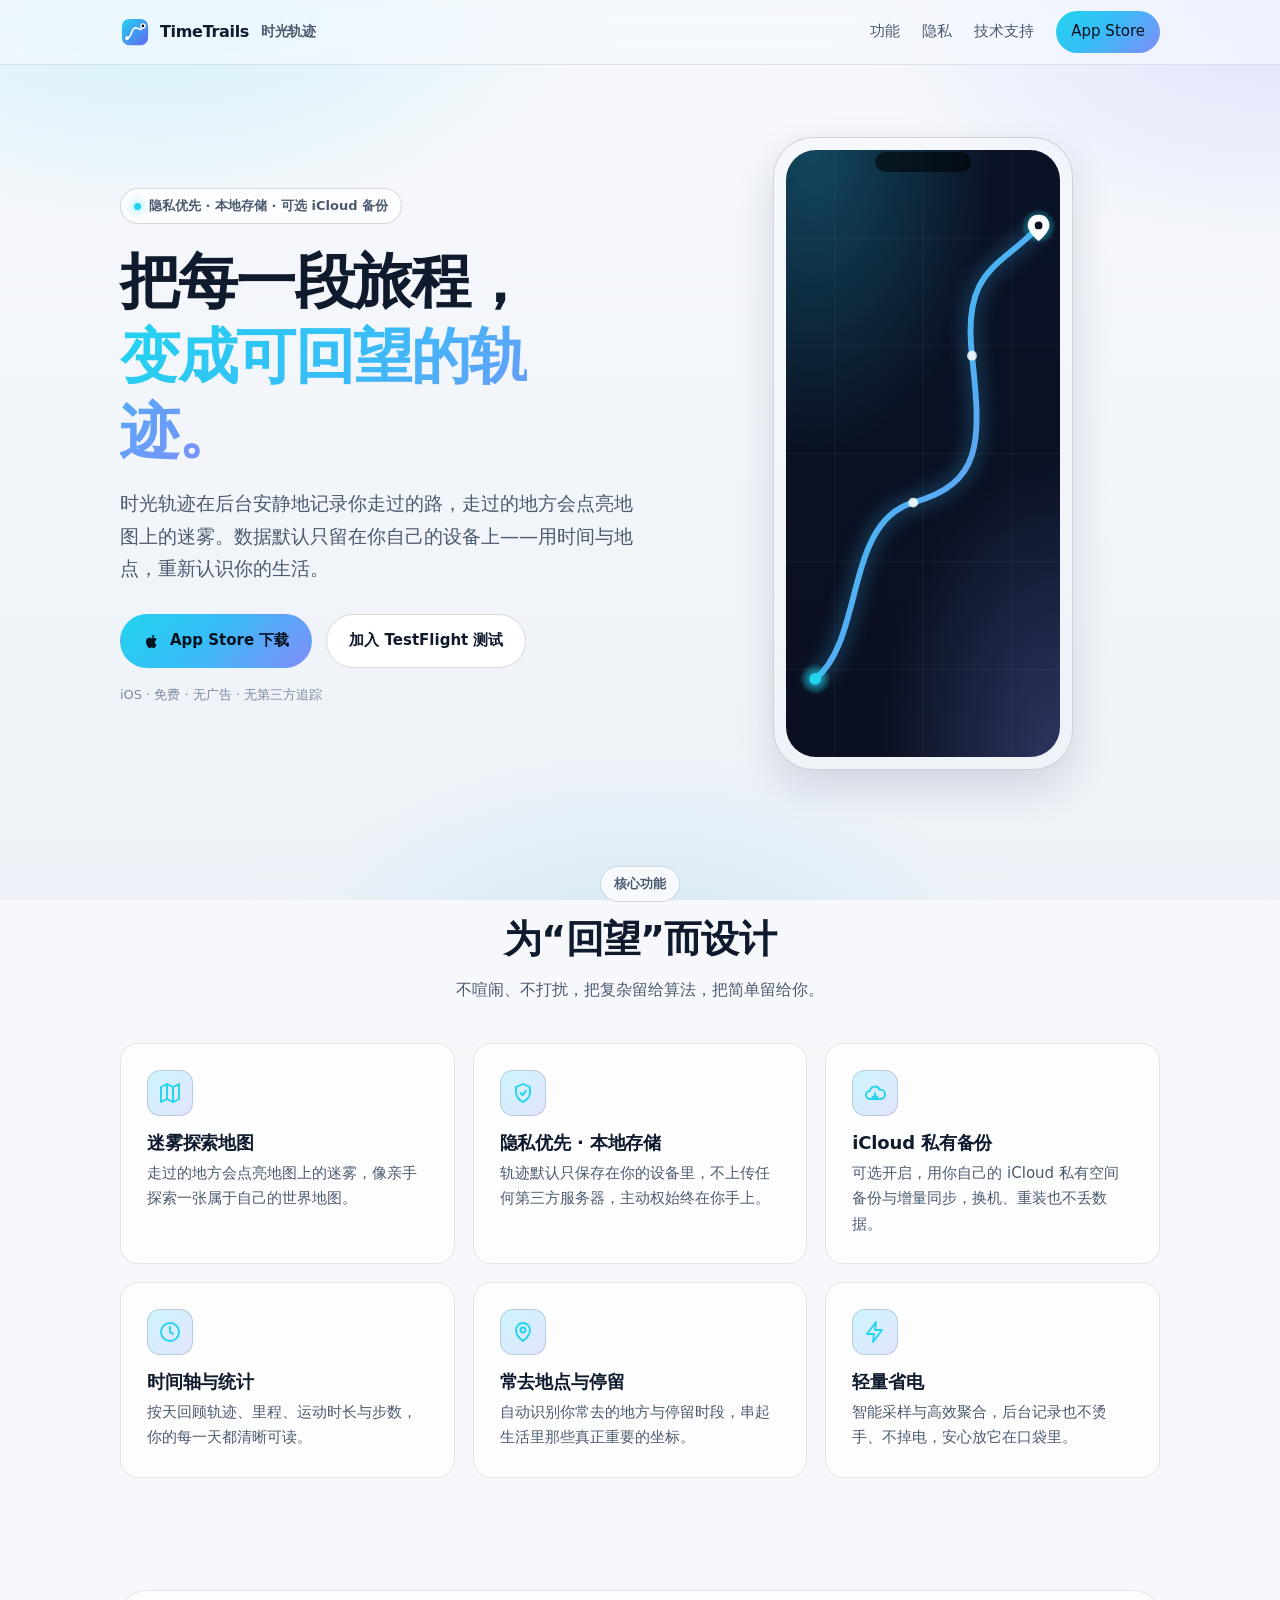
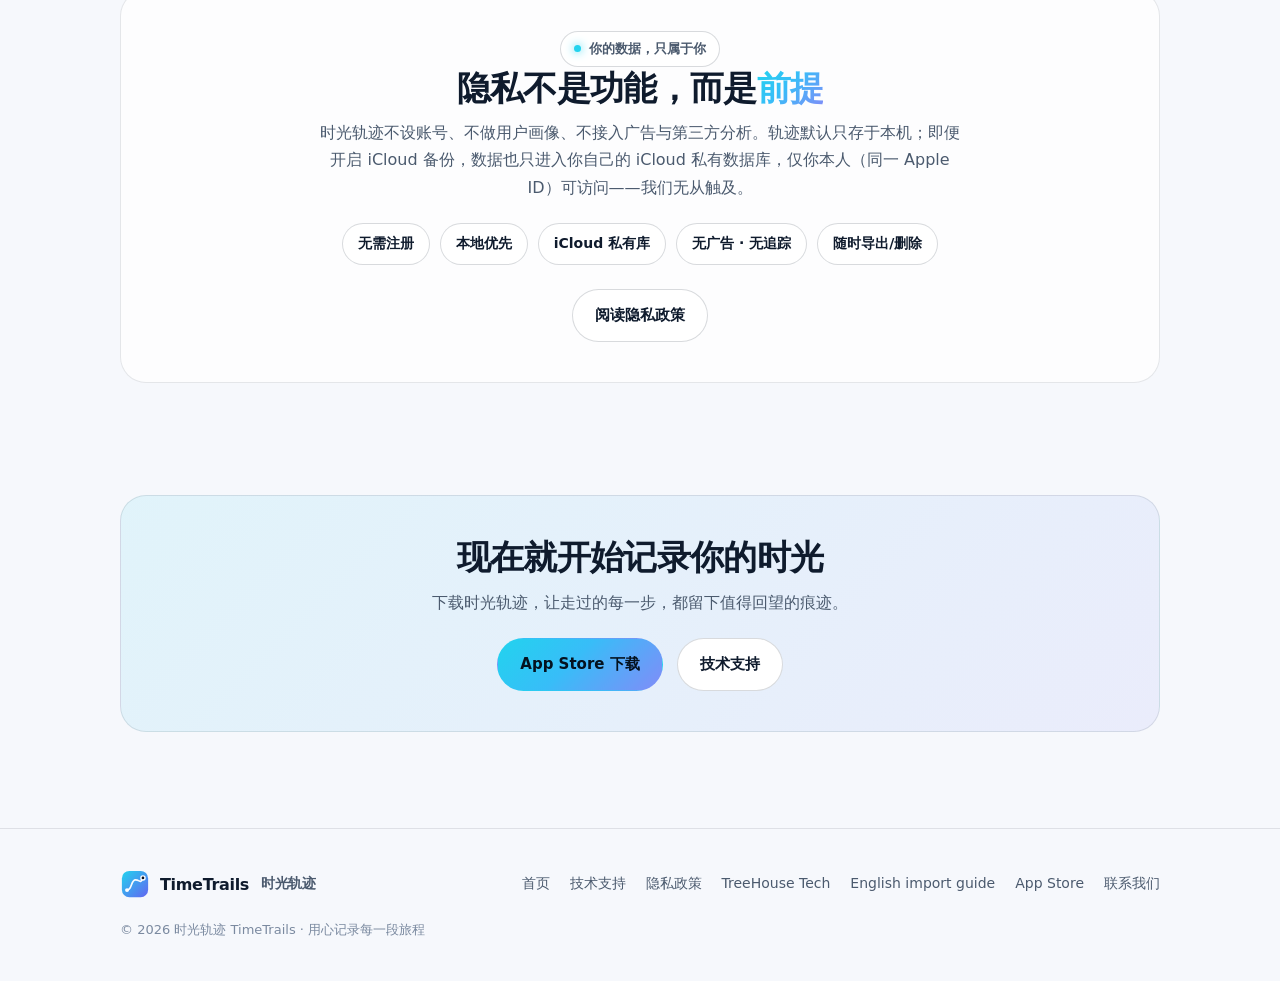
<file: index.html>
<!doctype html>
<html lang="zh-Hans">
<head>
<meta charset="utf-8" />
<meta name="viewport" content="width=device-width, initial-scale=1" />
<title>时光轨迹 TimeTrails — 把每一段旅程，变成可回望的轨迹</title>
<meta name="description" content="时光轨迹（TimeTrails）是一款隐私优先的 iOS 轨迹记录应用：数据默认只存在你的设备，走过的地方点亮迷雾，按天回看里程、停留与常去地点，并可用你自己的 iCloud 私有空间备份与换机恢复。" />
<meta name="theme-color" content="#0ea5e9" />
<meta name="robots" content="index,follow" />
<meta property="og:type" content="website" />
<meta property="og:title" content="时光轨迹 TimeTrails" />
<meta property="og:description" content="隐私优先的 iOS 轨迹记录：本地存储、迷雾探索地图、时间轴回顾，iCloud 私有备份。" />
<meta property="og:url" content="https://timetrails.sxxw.site/" />
<link rel="icon" href="/assets/logo.svg" type="image/svg+xml" />
<link rel="canonical" href="https://timetrails.sxxw.site/" />
<link rel="stylesheet" href="/assets/site.css" />
<script type="application/ld+json">
{"@context":"https://schema.org","@type":"SoftwareApplication","name":"时光轨迹 TimeTrails","operatingSystem":"iOS","applicationCategory":"LifestyleApplication","offers":{"@type":"Offer","price":"0","priceCurrency":"CNY"},"url":"https://timetrails.sxxw.site/"}
</script>
</head>
<body>

<nav class="nav">
  <div class="container">
    <a class="brand" href="/">
      <img src="/assets/logo.svg" alt="" /><span>TimeTrails</span><span class="zh">时光轨迹</span>
    </a>
    <div class="nav-links">
      <a href="#features">功能</a>
      <a href="#privacy">隐私</a>
      <a href="/support/">技术支持</a>
      <a class="nav-cta" href="https://apps.apple.com/app/id6752662508" target="_blank" rel="noopener">App Store</a>
    </div>
  </div>
</nav>

<header class="hero">
  <div class="container hero-grid">
    <div>
      <span class="eyebrow"><span class="dot"></span>隐私优先 · 本地存储 · 可选 iCloud 备份</span>
      <h1>把每一段旅程，<br /><span class="gradient-text">变成可回望的轨迹。</span></h1>
      <p class="lead">时光轨迹在后台安静地记录你走过的路，走过的地方会点亮地图上的迷雾。数据默认只留在你自己的设备上——用时间与地点，重新认识你的生活。</p>
      <div class="cta">
        <a class="btn btn-primary" href="https://apps.apple.com/app/id6752662508" target="_blank" rel="noopener">
          <svg width="18" height="18" viewBox="0 0 24 24" fill="currentColor"><path d="M16.4 12.9c0-2.3 1.9-3.4 2-3.5-1.1-1.6-2.8-1.8-3.4-1.8-1.4-.1-2.8.9-3.5.9s-1.8-.9-3-.8c-1.5 0-2.9.9-3.7 2.3-1.6 2.7-.4 6.8 1.1 9 .7 1.1 1.6 2.3 2.7 2.3 1.1 0 1.5-.7 2.8-.7s1.6.7 2.8.7 1.9-1.1 2.6-2.1c.8-1.2 1.2-2.3 1.2-2.4-.1 0-2.3-.9-2.3-3.6zM14.2 6.3c.6-.7 1-1.7.9-2.7-.9 0-1.9.6-2.5 1.3-.5.6-1 1.6-.9 2.6 1 .1 1.9-.5 2.5-1.2z"/></svg>
          App Store 下载
        </a>
        <a class="btn btn-ghost" href="https://testflight.apple.com/join/kParnzBb" target="_blank" rel="noopener">加入 TestFlight 测试</a>
      </div>
      <p class="note">iOS · 免费 · 无广告 · 无第三方追踪</p>
    </div>

    <div class="device" aria-hidden="true">
      <div class="notch"></div>
      <div class="screen">
        <svg viewBox="0 0 300 620" preserveAspectRatio="xMidYMid slice">
          <defs>
            <linearGradient id="trail" x1="0" y1="0" x2="1" y2="1">
              <stop offset="0" stop-color="#22d3ee"/><stop offset="1" stop-color="#818cf8"/>
            </linearGradient>
            <radialGradient id="glow" cx="50%" cy="50%" r="50%">
              <stop offset="0" stop-color="#22d3ee" stop-opacity=".9"/><stop offset="1" stop-color="#22d3ee" stop-opacity="0"/>
            </radialGradient>
          </defs>
          <g stroke="rgba(255,255,255,.06)" stroke-width="1">
            <path d="M0 90 H300 M0 200 H300 M0 310 H300 M0 420 H300 M0 530 H300"/>
            <path d="M60 0 V620 M150 0 V620 M240 0 V620"/>
          </g>
          <path d="M40 540 C 90 500, 70 380, 140 360 S 210 300, 200 210 S 230 120, 268 78"
                fill="none" stroke="url(#trail)" stroke-width="6" stroke-linecap="round"
                style="filter:drop-shadow(0 0 10px rgba(56,189,248,.65))"/>
          <circle cx="40" cy="540" r="16" fill="url(#glow)"/><circle cx="40" cy="540" r="6" fill="#22d3ee"/>
          <circle cx="140" cy="360" r="5" fill="#fff" opacity=".85"/>
          <circle cx="200" cy="210" r="5" fill="#fff" opacity=".85"/>
          <g transform="translate(268 78)">
            <circle r="18" fill="url(#glow)"/>
            <path d="M0 -12 C 7 -12, 11 -7, 11 -1 C 11 6, 0 15, 0 15 C 0 15, -11 6, -11 -1 C -11 -7, -7 -12, 0 -12 Z" fill="#fff"/>
            <circle cy="-1" r="4" fill="#0a1020"/>
          </g>
        </svg>
      </div>
    </div>
  </div>
</header>

<main>
  <section class="section" id="features">
    <div class="container">
      <div class="section-head reveal">
        <span class="eyebrow">核心功能</span>
        <h2>为“回望”而设计</h2>
        <p>不喧闹、不打扰，把复杂留给算法，把简单留给你。</p>
      </div>
      <div class="features">
        <div class="feature reveal">
          <div class="icon"><svg viewBox="0 0 24 24"><path d="M3 6l6-3 6 3 6-3v15l-6 3-6-3-6 3z"/><path d="M9 3v15M15 6v15"/></svg></div>
          <h3>迷雾探索地图</h3>
          <p>走过的地方会点亮地图上的迷雾，像亲手探索一张属于自己的世界地图。</p>
        </div>
        <div class="feature reveal">
          <div class="icon"><svg viewBox="0 0 24 24"><path d="M12 3l7 3v5c0 4.5-3 8-7 10-4-2-7-5.5-7-10V6z"/><path d="M9.5 12l2 2 3.5-4"/></svg></div>
          <h3>隐私优先 · 本地存储</h3>
          <p>轨迹默认只保存在你的设备里，不上传任何第三方服务器，主动权始终在你手上。</p>
        </div>
        <div class="feature reveal">
          <div class="icon"><svg viewBox="0 0 24 24"><path d="M7 18a4 4 0 010-8 5 5 0 019.6-1.3A3.5 3.5 0 1118 18z"/><path d="M12 12v6M9.5 15.5L12 18l2.5-2.5"/></svg></div>
          <h3>iCloud 私有备份</h3>
          <p>可选开启，用你自己的 iCloud 私有空间备份与增量同步，换机、重装也不丢数据。</p>
        </div>
        <div class="feature reveal">
          <div class="icon"><svg viewBox="0 0 24 24"><circle cx="12" cy="12" r="9"/><path d="M12 7v5l3 2"/></svg></div>
          <h3>时间轴与统计</h3>
          <p>按天回顾轨迹、里程、运动时长与步数，你的每一天都清晰可读。</p>
        </div>
        <div class="feature reveal">
          <div class="icon"><svg viewBox="0 0 24 24"><path d="M12 21s7-5.4 7-11a7 7 0 10-14 0c0 5.6 7 11 7 11z"/><circle cx="12" cy="10" r="2.5"/></svg></div>
          <h3>常去地点与停留</h3>
          <p>自动识别你常去的地方与停留时段，串起生活里那些真正重要的坐标。</p>
        </div>
        <div class="feature reveal">
          <div class="icon"><svg viewBox="0 0 24 24"><path d="M13 2L4 14h7l-1 8 9-12h-7z"/></svg></div>
          <h3>轻量省电</h3>
          <p>智能采样与高效聚合，后台记录也不烫手、不掉电，安心放它在口袋里。</p>
        </div>
      </div>
    </div>
  </section>

  <section class="section" id="privacy">
    <div class="container">
      <div class="band reveal">
        <span class="eyebrow"><span class="dot"></span>你的数据，只属于你</span>
        <h2>隐私不是功能，而是<span class="gradient-text">前提</span></h2>
        <p>时光轨迹不设账号、不做用户画像、不接入广告与第三方分析。轨迹默认只存于本机；即便开启 iCloud 备份，数据也只进入你自己的 iCloud 私有数据库，仅你本人（同一 Apple ID）可访问——我们无从触及。</p>
        <div class="pills">
          <span class="pill">无需注册</span>
          <span class="pill">本地优先</span>
          <span class="pill">iCloud 私有库</span>
          <span class="pill">无广告 · 无追踪</span>
          <span class="pill">随时导出/删除</span>
        </div>
        <div style="margin-top:24px"><a class="btn btn-ghost" href="/privacy/">阅读隐私政策</a></div>
      </div>
    </div>
  </section>

  <section class="section">
    <div class="container">
      <div class="band reveal" style="background:linear-gradient(135deg, rgba(34,211,238,.10), rgba(129,140,248,.10))">
        <h2>现在就开始记录你的时光</h2>
        <p>下载时光轨迹，让走过的每一步，都留下值得回望的痕迹。</p>
        <div class="cta" style="justify-content:center; display:flex; gap:14px; flex-wrap:wrap; margin-top:22px">
          <a class="btn btn-primary" href="https://apps.apple.com/app/id6752662508" target="_blank" rel="noopener">App Store 下载</a>
          <a class="btn btn-ghost" href="/support/">技术支持</a>
        </div>
      </div>
    </div>
  </section>
</main>

<footer class="footer">
  <div class="container">
    <a class="brand" href="/"><img src="/assets/logo.svg" alt="" /><span>TimeTrails</span><span class="zh">时光轨迹</span></a>
    <div class="foot-links">
      <a href="/">首页</a>
      <a href="/support/">技术支持</a>
      <a href="/privacy/">隐私政策</a>
      <a href="https://sxxw.site/en/" hreflang="en" lang="en">TreeHouse Tech</a>
      <a href="https://sxxw.site/en/apps/timetrails/getting-started/" hreflang="en" lang="en">English import guide</a>
      <a href="https://apps.apple.com/app/id6752662508" target="_blank" rel="noopener">App Store</a>
      <a href="mailto:neverfall@foxmail.com">联系我们</a>
    </div>
    <div class="foot-note">© <span id="y"></span> 时光轨迹 TimeTrails · 用心记录每一段旅程</div>
  </div>
</footer>

<script>
  document.getElementById('y').textContent = new Date().getFullYear();
  (function(){
    var els = Array.prototype.slice.call(document.querySelectorAll('.reveal'));
    var showAll = function(){ els.forEach(function(e){ e.classList.add('in'); }); };
    if(!('IntersectionObserver' in window)){ showAll(); return; }
    var io = new IntersectionObserver(function(es){ es.forEach(function(e){ if(e.isIntersecting){ e.target.classList.add('in'); io.unobserve(e.target); } }); }, {threshold:.12});
    els.forEach(function(el){ io.observe(el); });
    setTimeout(showAll, 1800); // 兜底：无论如何 1.8s 后全部显示，避免动画未触发导致内容不可见
  })();
</script>
</body>
</html>
</file>
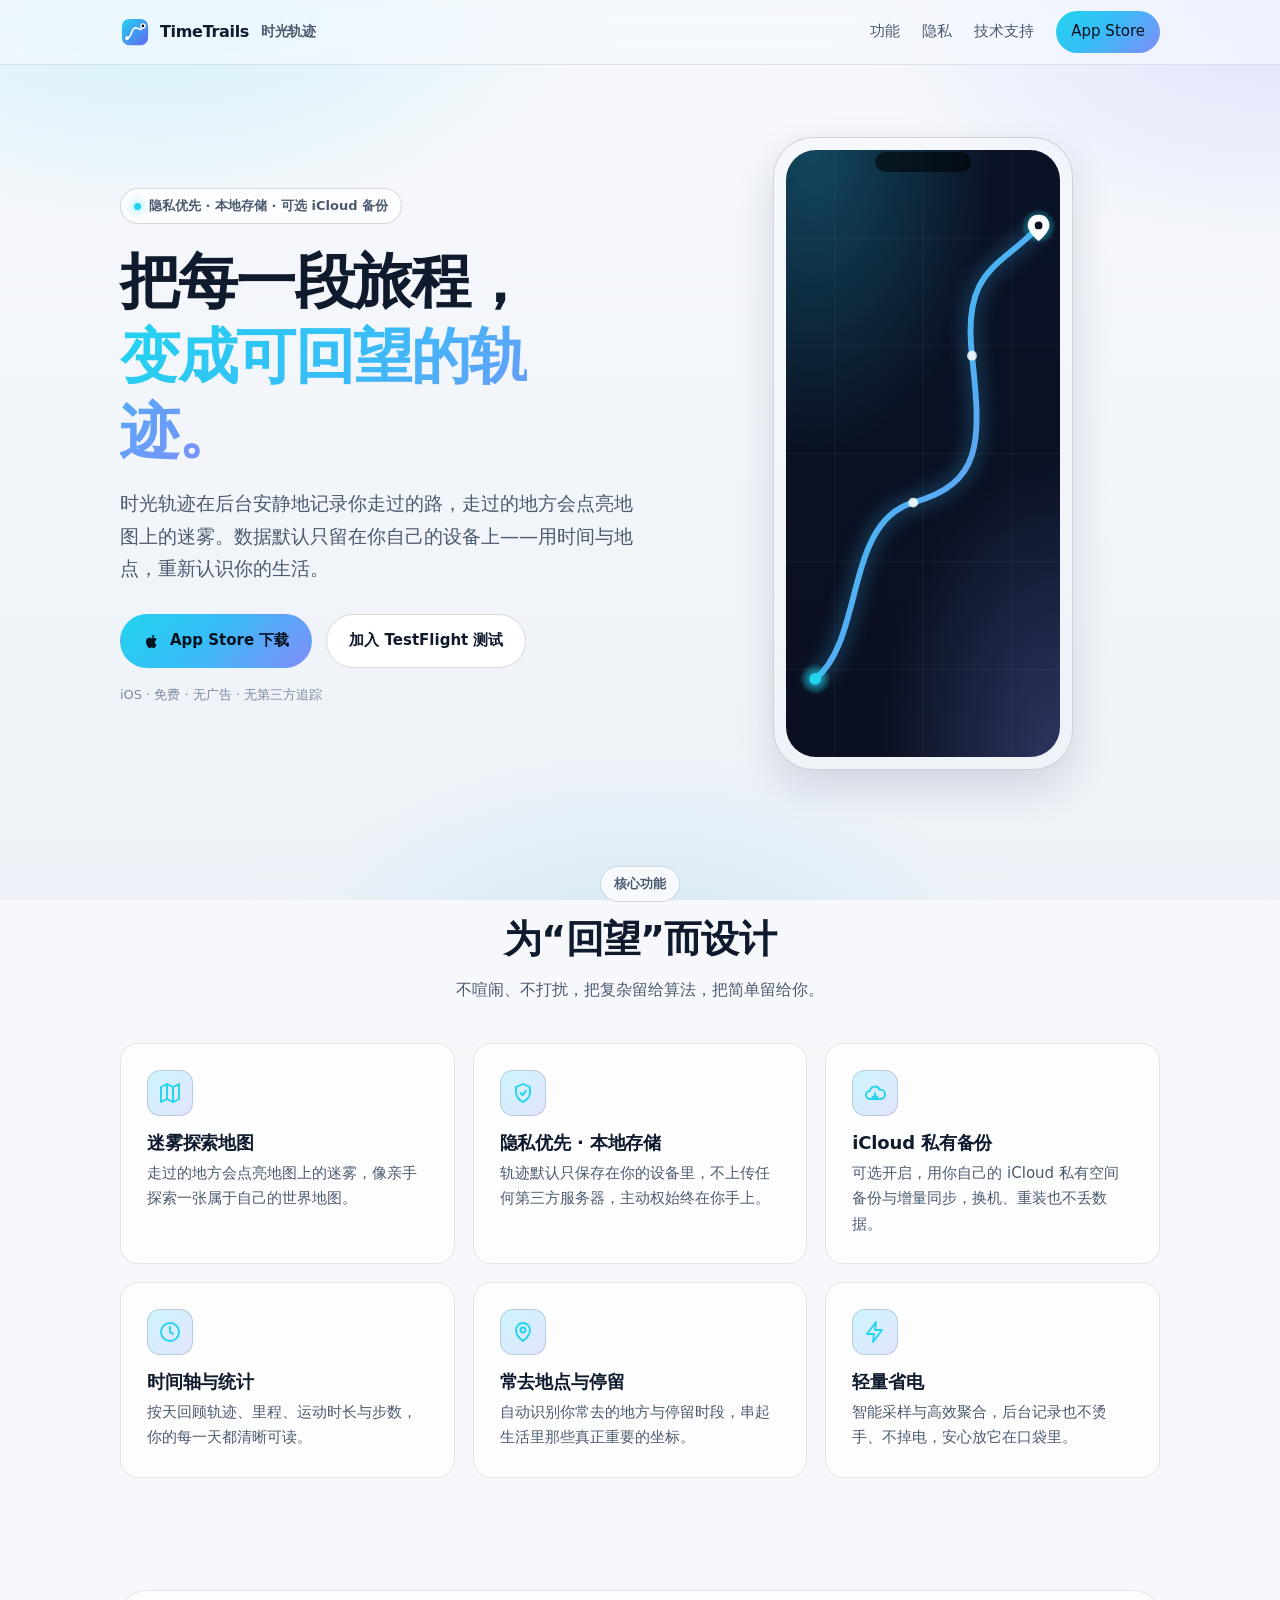
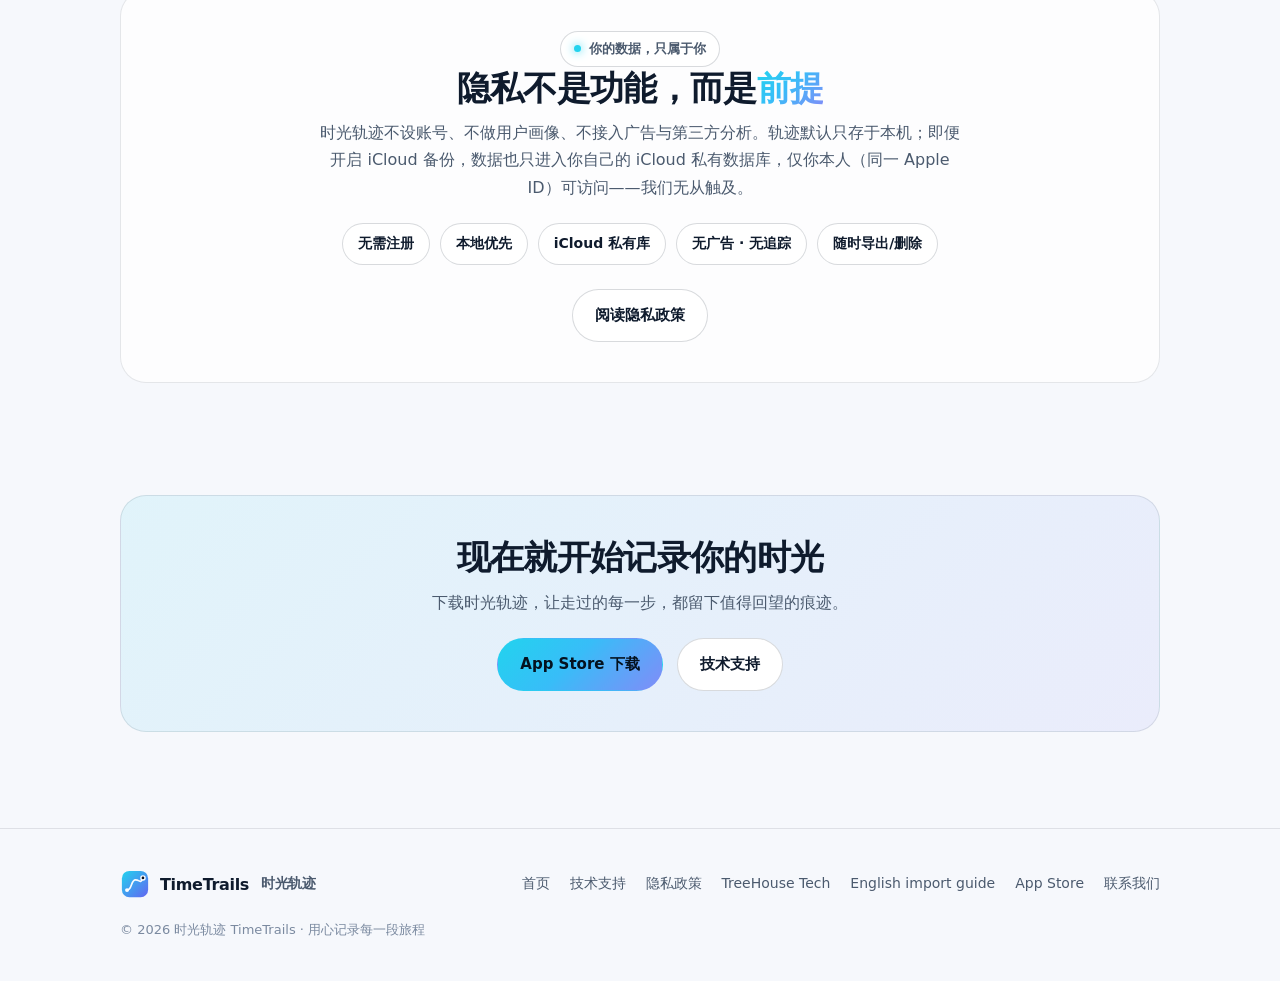
<file: marketing/index.html>
<!doctype html>
<html lang="zh-Hans">
<head>
<meta charset="utf-8" />
<meta name="viewport" content="width=device-width, initial-scale=1" />
<title>时光轨迹 TimeTrails</title>
<meta name="robots" content="noindex,follow" />
<link rel="canonical" href="https://timetrails.sxxw.site/" />
<meta http-equiv="refresh" content="0; url=/" />
<link rel="stylesheet" href="/assets/site.css" />
</head>
<body>
<main class="container" style="min-height:70vh; display:grid; place-items:center; text-align:center">
  <div>
    <p style="color:var(--muted)">正在前往时光轨迹主页……</p>
    <p><a class="btn btn-primary" href="/">前往首页</a></p>
  </div>
</main>
<script>location.replace('/');</script>
</body>
</html>
</file>
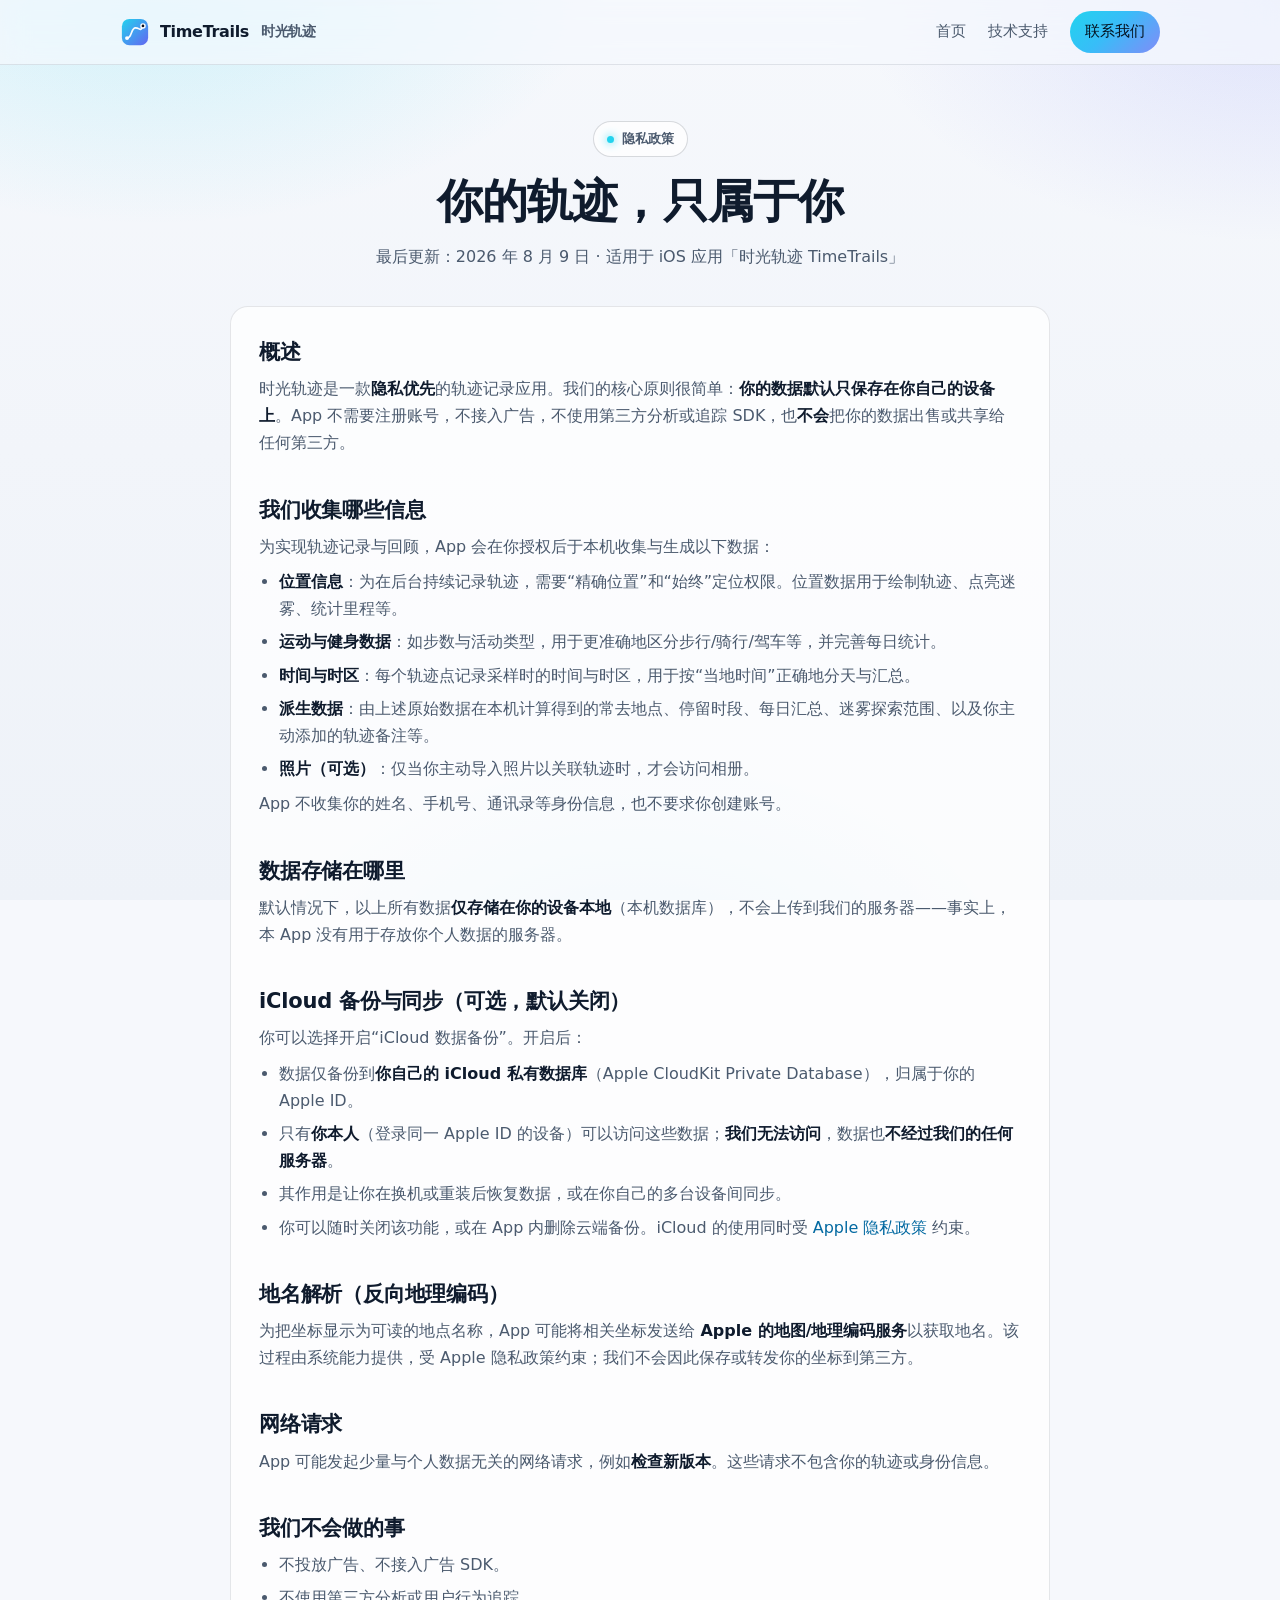
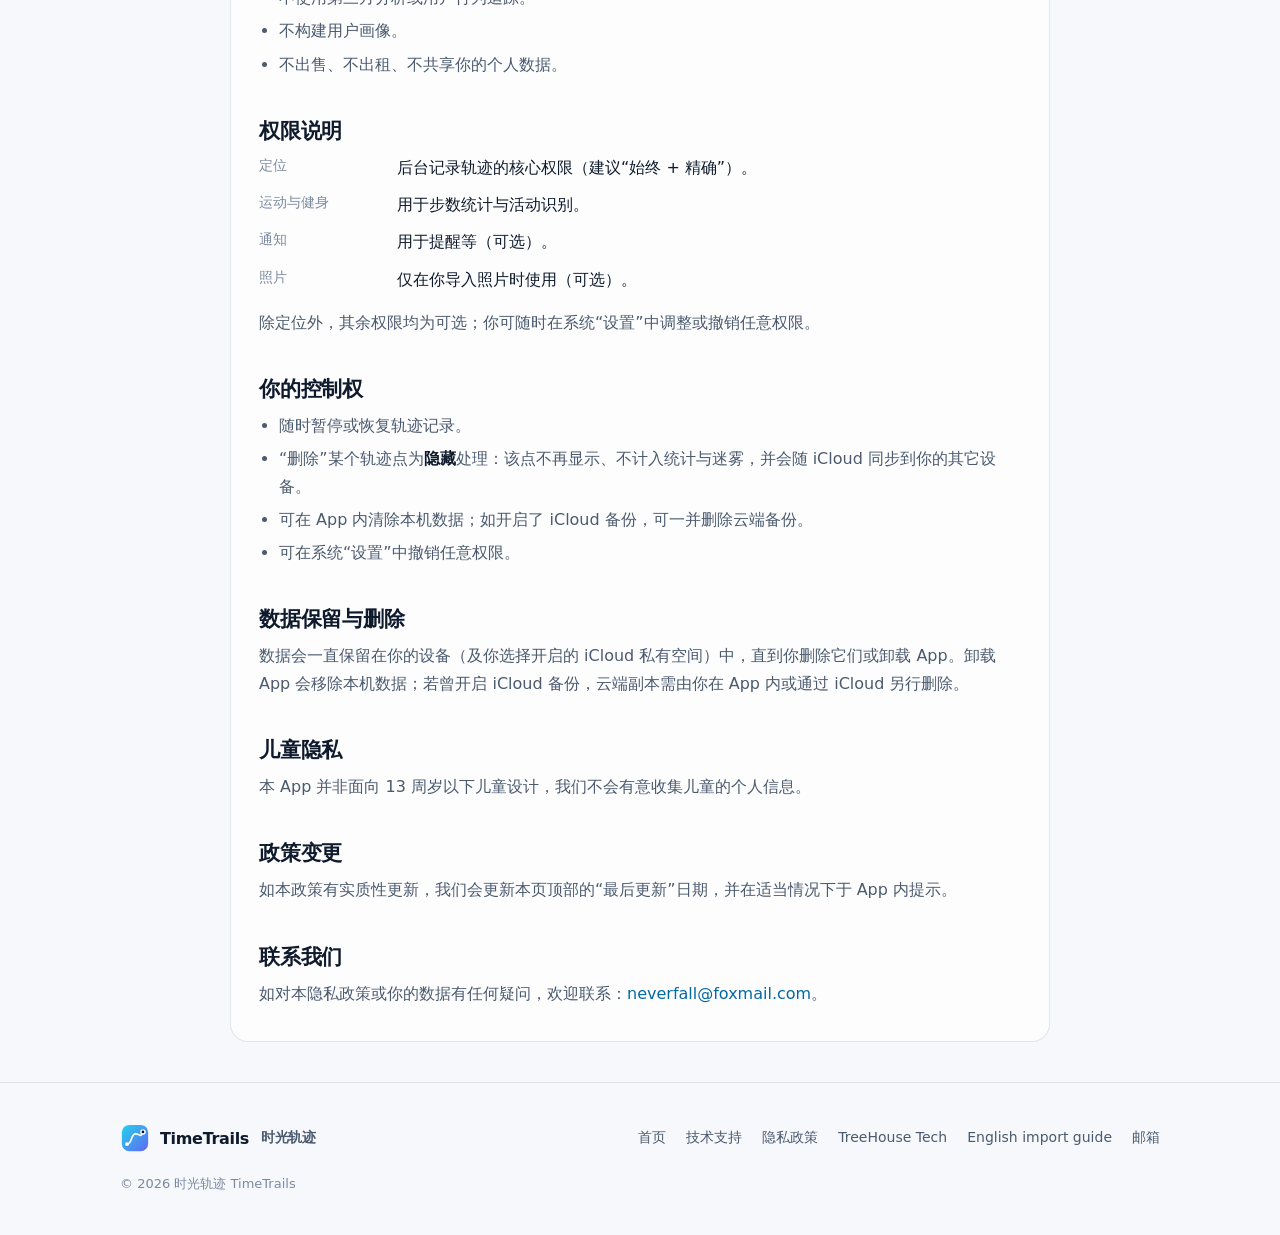
<file: privacy/index.html>
<!doctype html>
<html lang="zh-Hans">
<head>
<meta charset="utf-8" />
<meta name="viewport" content="width=device-width, initial-scale=1" />
<title>隐私政策 — 时光轨迹 TimeTrails</title>
<meta name="description" content="时光轨迹（TimeTrails）隐私政策：数据默认仅存于你的设备，可选的 iCloud 备份仅进入你自己的私有空间；我们不设账号、不接广告、不做第三方追踪，也不会出售或共享你的数据。" />
<meta name="theme-color" content="#0ea5e9" />
<meta name="robots" content="index,follow" />
<meta property="og:title" content="隐私政策 — 时光轨迹 TimeTrails" />
<meta property="og:description" content="本地优先、iCloud 私有备份、无广告无追踪。" />
<meta property="og:url" content="https://timetrails.sxxw.site/privacy/" />
<link rel="icon" href="/assets/logo.svg" type="image/svg+xml" />
<link rel="canonical" href="https://timetrails.sxxw.site/privacy/" />
<link rel="stylesheet" href="/assets/site.css" />
</head>
<body>

<nav class="nav">
  <div class="container">
    <a class="brand" href="/"><img src="/assets/logo.svg" alt="" /><span>TimeTrails</span><span class="zh">时光轨迹</span></a>
    <div class="nav-links">
      <a href="/">首页</a>
      <a href="/support/">技术支持</a>
      <a class="nav-cta" href="mailto:neverfall@foxmail.com">联系我们</a>
    </div>
  </div>
</nav>

<header class="page-hero">
  <div class="container">
    <span class="eyebrow"><span class="dot"></span>隐私政策</span>
    <h1>你的轨迹，只属于你</h1>
    <p>最后更新：2026 年 8 月 9 日 · 适用于 iOS 应用「时光轨迹 TimeTrails」</p>
  </div>
</header>

<main class="container" style="padding:28px 20px 0">
  <div class="panel prose reveal">

    <h2>概述</h2>
    <p>时光轨迹是一款<strong>隐私优先</strong>的轨迹记录应用。我们的核心原则很简单：<strong>你的数据默认只保存在你自己的设备上</strong>。App 不需要注册账号，不接入广告，不使用第三方分析或追踪 SDK，也<strong>不会</strong>把你的数据出售或共享给任何第三方。</p>

    <h2>我们收集哪些信息</h2>
    <p>为实现轨迹记录与回顾，App 会在你授权后于本机收集与生成以下数据：</p>
    <ul>
      <li><strong>位置信息</strong>：为在后台持续记录轨迹，需要“精确位置”和“始终”定位权限。位置数据用于绘制轨迹、点亮迷雾、统计里程等。</li>
      <li><strong>运动与健身数据</strong>：如步数与活动类型，用于更准确地区分步行/骑行/驾车等，并完善每日统计。</li>
      <li><strong>时间与时区</strong>：每个轨迹点记录采样时的时间与时区，用于按“当地时间”正确地分天与汇总。</li>
      <li><strong>派生数据</strong>：由上述原始数据在本机计算得到的常去地点、停留时段、每日汇总、迷雾探索范围、以及你主动添加的轨迹备注等。</li>
      <li><strong>照片（可选）</strong>：仅当你主动导入照片以关联轨迹时，才会访问相册。</li>
    </ul>
    <p>App 不收集你的姓名、手机号、通讯录等身份信息，也不要求你创建账号。</p>

    <h2>数据存储在哪里</h2>
    <p>默认情况下，以上所有数据<strong>仅存储在你的设备本地</strong>（本机数据库），不会上传到我们的服务器——事实上，本 App 没有用于存放你个人数据的服务器。</p>

    <h2>iCloud 备份与同步（可选，默认关闭）</h2>
    <p>你可以选择开启“iCloud 数据备份”。开启后：</p>
    <ul>
      <li>数据仅备份到<strong>你自己的 iCloud 私有数据库</strong>（Apple CloudKit Private Database），归属于你的 Apple ID。</li>
      <li>只有<strong>你本人</strong>（登录同一 Apple ID 的设备）可以访问这些数据；<strong>我们无法访问</strong>，数据也<strong>不经过我们的任何服务器</strong>。</li>
      <li>其作用是让你在换机或重装后恢复数据，或在你自己的多台设备间同步。</li>
      <li>你可以随时关闭该功能，或在 App 内删除云端备份。iCloud 的使用同时受 <a href="https://www.apple.com/legal/privacy/" target="_blank" rel="noopener">Apple 隐私政策</a> 约束。</li>
    </ul>

    <h2>地名解析（反向地理编码）</h2>
    <p>为把坐标显示为可读的地点名称，App 可能将相关坐标发送给 <strong>Apple 的地图/地理编码服务</strong>以获取地名。该过程由系统能力提供，受 Apple 隐私政策约束；我们不会因此保存或转发你的坐标到第三方。</p>

    <h2>网络请求</h2>
    <p>App 可能发起少量与个人数据无关的网络请求，例如<strong>检查新版本</strong>。这些请求不包含你的轨迹或身份信息。</p>

    <h2>我们不会做的事</h2>
    <ul>
      <li>不投放广告、不接入广告 SDK。</li>
      <li>不使用第三方分析或用户行为追踪。</li>
      <li>不构建用户画像。</li>
      <li>不出售、不出租、不共享你的个人数据。</li>
    </ul>

    <h2>权限说明</h2>
    <dl class="kv" style="margin-top:6px">
      <dt>定位</dt><dd>后台记录轨迹的核心权限（建议“始终 + 精确”）。</dd>
      <dt>运动与健身</dt><dd>用于步数统计与活动识别。</dd>
      <dt>通知</dt><dd>用于提醒等（可选）。</dd>
      <dt>照片</dt><dd>仅在你导入照片时使用（可选）。</dd>
    </dl>
    <p>除定位外，其余权限均为可选；你可随时在系统“设置”中调整或撤销任意权限。</p>

    <h2>你的控制权</h2>
    <ul>
      <li>随时暂停或恢复轨迹记录。</li>
      <li>“删除”某个轨迹点为<strong>隐藏</strong>处理：该点不再显示、不计入统计与迷雾，并会随 iCloud 同步到你的其它设备。</li>
      <li>可在 App 内清除本机数据；如开启了 iCloud 备份，可一并删除云端备份。</li>
      <li>可在系统“设置”中撤销任意权限。</li>
    </ul>

    <h2>数据保留与删除</h2>
    <p>数据会一直保留在你的设备（及你选择开启的 iCloud 私有空间）中，直到你删除它们或卸载 App。卸载 App 会移除本机数据；若曾开启 iCloud 备份，云端副本需由你在 App 内或通过 iCloud 另行删除。</p>

    <h2>儿童隐私</h2>
    <p>本 App 并非面向 13 周岁以下儿童设计，我们不会有意收集儿童的个人信息。</p>

    <h2>政策变更</h2>
    <p>如本政策有实质性更新，我们会更新本页顶部的“最后更新”日期，并在适当情况下于 App 内提示。</p>

    <h2>联系我们</h2>
    <p>如对本隐私政策或你的数据有任何疑问，欢迎联系：<a href="mailto:neverfall@foxmail.com">neverfall@foxmail.com</a>。</p>
  </div>
</main>

<footer class="footer">
  <div class="container">
    <a class="brand" href="/"><img src="/assets/logo.svg" alt="" /><span>TimeTrails</span><span class="zh">时光轨迹</span></a>
    <div class="foot-links">
      <a href="/">首页</a><a href="/support/">技术支持</a><a href="/privacy/">隐私政策</a>
      <a href="https://sxxw.site/en/" hreflang="en" lang="en">TreeHouse Tech</a>
      <a href="https://sxxw.site/en/apps/timetrails/getting-started/" hreflang="en" lang="en">English import guide</a>
      <a href="mailto:neverfall@foxmail.com">邮箱</a>
    </div>
    <div class="foot-note">© <span id="y"></span> 时光轨迹 TimeTrails</div>
  </div>
</footer>

<script>
  document.getElementById('y').textContent = new Date().getFullYear();
  (function(){
    var els = Array.prototype.slice.call(document.querySelectorAll('.reveal'));
    var showAll = function(){ els.forEach(function(e){ e.classList.add('in'); }); };
    if(!('IntersectionObserver' in window)){ showAll(); return; }
    var io = new IntersectionObserver(function(es){ es.forEach(function(e){ if(e.isIntersecting){ e.target.classList.add('in'); io.unobserve(e.target); } }); }, {threshold:.05});
    els.forEach(function(el){ io.observe(el); });
    setTimeout(showAll, 1800);
  })();
</script>
</body>
</html>
</file>
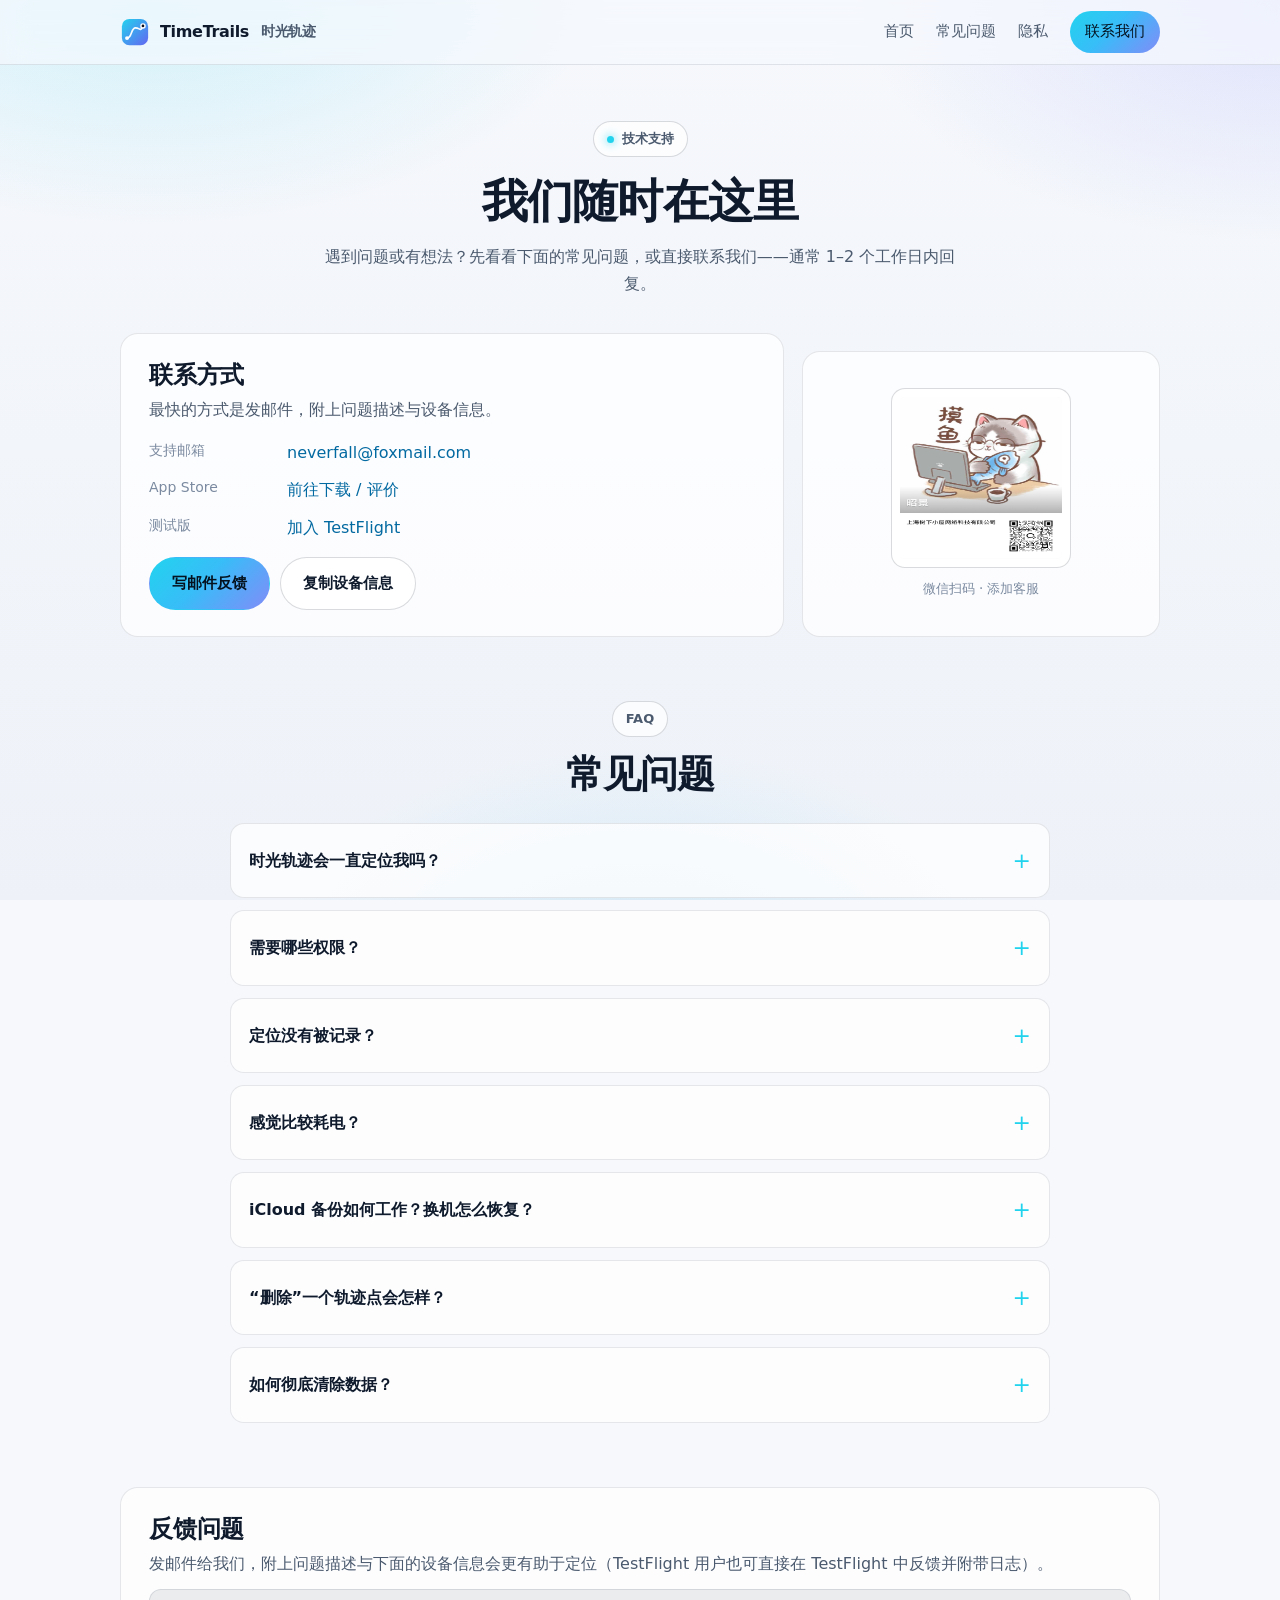
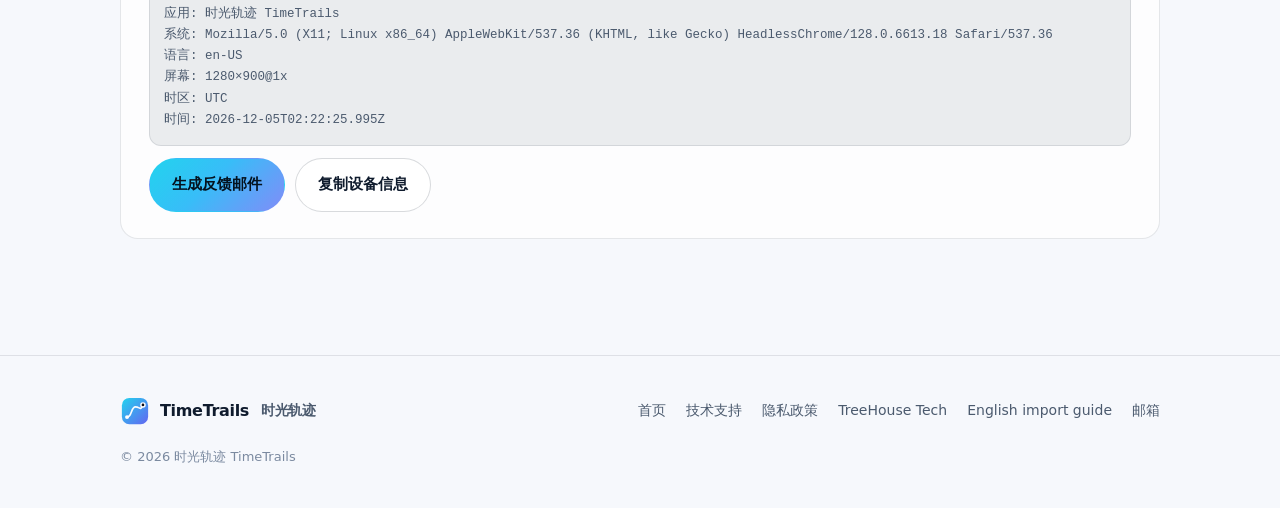
<file: support/index.html>
<!doctype html>
<html lang="zh-Hans">
<head>
<meta charset="utf-8" />
<meta name="viewport" content="width=device-width, initial-scale=1" />
<title>技术支持 — 时光轨迹 TimeTrails</title>
<meta name="description" content="时光轨迹（TimeTrails）技术支持：常见问题、定位与耗电排查、iCloud 备份与换机恢复、反馈方式与联系邮箱。" />
<meta name="theme-color" content="#0ea5e9" />
<meta name="robots" content="index,follow" />
<meta property="og:title" content="技术支持 — 时光轨迹 TimeTrails" />
<meta property="og:description" content="常见问题、故障排查与联系方式。" />
<meta property="og:url" content="https://timetrails.sxxw.site/support/" />
<link rel="icon" href="/assets/logo.svg" type="image/svg+xml" />
<link rel="canonical" href="https://timetrails.sxxw.site/support/" />
<link rel="stylesheet" href="/assets/site.css" />
<script type="application/ld+json">
{"@context":"https://schema.org","@type":"FAQPage","mainEntity":[
{"@type":"Question","name":"定位没有被记录怎么办？","acceptedAnswer":{"@type":"Answer","text":"请在 设置 → 隐私与安全性 → 定位服务 → 时光轨迹 中，将权限设为“始终”并开启“精确位置”；同时开启后台 App 刷新，关闭低电量模式。"}},
{"@type":"Question","name":"iCloud 数据同步失败或同步不下来？","acceptedAnswer":{"@type":"Answer","text":"请确认各设备登录的是同一个 Apple ID、已开启 iCloud、网络正常，并在同步时保持 App 在前台。换机/重装后本地为空时，会提示从 iCloud 恢复。"}},
{"@type":"Question","name":"删除的轨迹点会怎样？","acceptedAnswer":{"@type":"Answer","text":"删除是“隐藏”而非物理删除：被删的点不再显示、不参与统计与迷雾，且该状态会跨设备同步。"}}
]}
</script>
</head>
<body>

<nav class="nav">
  <div class="container">
    <a class="brand" href="/"><img src="/assets/logo.svg" alt="" /><span>TimeTrails</span><span class="zh">时光轨迹</span></a>
    <div class="nav-links">
      <a href="/">首页</a>
      <a href="#faq">常见问题</a>
      <a href="/privacy/">隐私</a>
      <a class="nav-cta" href="mailto:neverfall@foxmail.com">联系我们</a>
    </div>
  </div>
</nav>

<header class="page-hero">
  <div class="container">
    <span class="eyebrow"><span class="dot"></span>技术支持</span>
    <h1>我们随时在这里</h1>
    <p>遇到问题或有想法？先看看下面的常见问题，或直接联系我们——通常 1–2 个工作日内回复。</p>
  </div>
</header>

<main class="container" style="padding-bottom:20px">

  <!-- 联系方式 -->
  <section class="section" style="padding-top:28px" id="contact">
    <div class="contact-grid">
      <div class="panel reveal">
        <h2 style="margin:0 0 6px">联系方式</h2>
        <p style="color:var(--muted); margin:0 0 16px">最快的方式是发邮件，附上问题描述与设备信息。</p>
        <dl class="kv">
          <dt>支持邮箱</dt><dd><a href="mailto:neverfall@foxmail.com?subject=时光轨迹%20反馈">neverfall@foxmail.com</a></dd>
          <dt>App Store</dt><dd><a href="https://apps.apple.com/app/id6752662508" target="_blank" rel="noopener">前往下载 / 评价</a></dd>
          <dt>测试版</dt><dd><a href="https://testflight.apple.com/join/kParnzBb" target="_blank" rel="noopener">加入 TestFlight</a></dd>
        </dl>
        <div style="margin-top:16px; display:flex; gap:10px; flex-wrap:wrap">
          <a class="btn btn-primary" id="mailBtn" href="mailto:neverfall@foxmail.com">写邮件反馈</a>
          <button class="btn btn-ghost" id="copyBtn" type="button">复制设备信息</button>
        </div>
      </div>
      <div class="panel qr reveal">
        <img src="/assets/qywx.png" alt="企业微信 二维码" loading="lazy" />
        <small>微信扫码 · 添加客服</small>
      </div>
    </div>
  </section>

  <!-- 常见问题 -->
  <section class="section faq" id="faq" style="padding-top:8px">
    <div class="section-head reveal" style="margin-bottom:24px">
      <span class="eyebrow">FAQ</span>
      <h2>常见问题</h2>
    </div>
    <div class="prose" style="max-width:820px">
      <details class="reveal"><summary>时光轨迹会一直定位我吗？</summary>
        <div>记录由你掌控，可随时暂停。App 使用系统定位在后台记录轨迹；数据默认只保存在本机，除非你主动开启 iCloud 备份。</div></details>
      <details class="reveal"><summary>需要哪些权限？</summary>
        <div>后台记录需要“定位（始终 + 精确）”；“运动与健身”用于更准确的步数与活动识别；“通知”用于提醒（可选）；仅当你导入照片时才需要“照片”权限。除定位外均为可选。</div></details>
      <details class="reveal"><summary>定位没有被记录？</summary>
        <div><ol>
          <li>设置 → 隐私与安全性 → 定位服务 → 时光轨迹 → 选择“始终”，并开启“精确位置”。</li>
          <li>为 App 开启“后台 App 刷新”。</li>
          <li>“低电量模式”可能暂停后台定位，建议关闭后重试。</li>
          <li>重启 iPhone，再打开一次时光轨迹。</li>
        </ol></div></details>
      <details class="reveal"><summary>感觉比较耗电？</summary>
        <div><ol>
          <li>App 已使用智能采样；在信号良好、移动较少时功耗更低。</li>
          <li>保持系统与 App 为最新版本。</li>
          <li>长时间静止时会自动降低采样频率。</li>
        </ol></div></details>
      <details class="reveal"><summary>iCloud 备份如何工作？换机怎么恢复？</summary>
        <div>开启后，轨迹会按天增量备份到你自己的 iCloud 私有空间（CloudKit）。换机或重装后本地为空时，App 会提示“从 iCloud 恢复”；也可在“iCloud 数据备份 → 数据同步”里手动“立即同步”，或用右上角“全量同步”确保云端与本机一致。<br />前提：各设备登录同一 Apple ID、已开启 iCloud、网络正常，并在同步时保持 App 在前台。</div></details>
      <details class="reveal"><summary>“删除”一个轨迹点会怎样？</summary>
        <div>删除是“隐藏”而非物理抹除：被删的点不再显示、不计入统计与迷雾，并且这个隐藏状态会随 iCloud 同步到你的其它设备，删了不会再“复活”。</div></details>
      <details class="reveal"><summary>如何彻底清除数据？</summary>
        <div>可在 App 设置中清除本机数据。如已开启 iCloud 备份，请一并在“iCloud 数据备份”中删除云端备份；在其它登录同一 Apple ID 的设备上也需相应清理。</div></details>
    </div>
  </section>

  <!-- 反馈 bug -->
  <section class="section" id="report" style="padding-top:8px">
    <div class="panel reveal">
      <h2 style="margin:0 0 6px">反馈问题</h2>
      <p style="color:var(--muted); margin:0">发邮件给我们，附上问题描述与下面的设备信息会更有助于定位（TestFlight 用户也可直接在 TestFlight 中反馈并附带日志）。</p>
      <pre class="info" id="devinfo"></pre>
      <div style="display:flex; gap:10px; flex-wrap:wrap">
        <a class="btn btn-primary" id="mailBtn2" href="mailto:neverfall@foxmail.com">生成反馈邮件</a>
        <button class="btn btn-ghost" id="copyBtn2" type="button">复制设备信息</button>
      </div>
    </div>
  </section>
</main>

<footer class="footer">
  <div class="container">
    <a class="brand" href="/"><img src="/assets/logo.svg" alt="" /><span>TimeTrails</span><span class="zh">时光轨迹</span></a>
    <div class="foot-links">
      <a href="/">首页</a><a href="/support/">技术支持</a><a href="/privacy/">隐私政策</a>
      <a href="https://sxxw.site/en/" hreflang="en" lang="en">TreeHouse Tech</a>
      <a href="https://sxxw.site/en/apps/timetrails/getting-started/" hreflang="en" lang="en">English import guide</a>
      <a href="mailto:neverfall@foxmail.com">邮箱</a>
    </div>
    <div class="foot-note">© <span id="y"></span> 时光轨迹 TimeTrails</div>
  </div>
</footer>

<script>
  document.getElementById('y').textContent = new Date().getFullYear();
  const info = {
    应用:"时光轨迹 TimeTrails",
    系统:navigator.userAgent,
    语言:navigator.language,
    屏幕:`${screen.width}×${screen.height}@${window.devicePixelRatio}x`,
    时区:Intl.DateTimeFormat().resolvedOptions().timeZone,
    时间:new Date().toISOString()
  };
  const text = Object.entries(info).map(([k,v])=>`${k}: ${v}`).join('\n');
  document.getElementById('devinfo').textContent = text;
  const subject = encodeURIComponent('时光轨迹 反馈');
  const body = encodeURIComponent(`请描述你遇到的问题：\n\n\n———\n设备信息：\n${text}\n`);
  const mailto = `mailto:neverfall@foxmail.com?subject=${subject}&body=${body}`;
  ['mailBtn','mailBtn2'].forEach(id=>document.getElementById(id)?.setAttribute('href',mailto));
  async function copy(){ try{ await navigator.clipboard.writeText(text); alert('设备信息已复制，粘贴到邮件即可。'); }catch(e){ alert('复制失败，请手动选择复制。'); } }
  ['copyBtn','copyBtn2'].forEach(id=>document.getElementById(id)?.addEventListener('click',copy));
  (function(){
    var els = Array.prototype.slice.call(document.querySelectorAll('.reveal'));
    var showAll = function(){ els.forEach(function(e){ e.classList.add('in'); }); };
    if(!('IntersectionObserver' in window)){ showAll(); return; }
    var io = new IntersectionObserver(function(es){ es.forEach(function(e){ if(e.isIntersecting){ e.target.classList.add('in'); io.unobserve(e.target); } }); }, {threshold:.1});
    els.forEach(function(el){ io.observe(el); });
    setTimeout(showAll, 1800);
  })();
</script>
</body>
</html>
</file>
<file: assets/site.css>
/* TimeTrails · 时光轨迹 — shared site styles
   简洁 · 优雅 · 科技感 / clean · elegant · tech */

:root{
  --bg:#0a0e1a;
  --bg-2:#0c1222;
  --text:#e8eef8;
  --muted:#9aabc2;
  --faint:#6f7f96;
  --card:rgba(255,255,255,.045);
  --card-2:rgba(255,255,255,.06);
  --line:rgba(255,255,255,.10);
  --line-strong:rgba(255,255,255,.16);
  --accent:#22d3ee;
  --accent-2:#38bdf8;
  --brand:#0ea5e9;
  --violet:#818cf8;
  --link:#7dd3fc;
  --grad:linear-gradient(135deg,#22d3ee 0%,#38bdf8 45%,#818cf8 100%);
  --shadow:0 20px 50px rgba(0,0,0,.45);
  --radius:18px;
}
@media (prefers-color-scheme: light){
  :root{
    --bg:#f6f8fc; --bg-2:#eef2f8; --text:#0f1b2d; --muted:#4b5a6e; --faint:#7b8aa0;
    --card:rgba(255,255,255,.75); --card-2:#ffffff; --line:rgba(15,27,45,.10); --line-strong:rgba(15,27,45,.16);
    --link:#0369a1; --shadow:0 18px 40px rgba(20,40,80,.14);
  }
}

*{box-sizing:border-box}
html{scroll-behavior:smooth}
body{
  margin:0; color:var(--text); background:var(--bg);
  font-family:-apple-system,BlinkMacSystemFont,"Segoe UI",system-ui,Roboto,"PingFang SC","Noto Sans CJK SC","Hiragino Sans GB","Microsoft YaHei",Helvetica,Arial,"Apple Color Emoji","Segoe UI Emoji",sans-serif;
  line-height:1.7; -webkit-font-smoothing:antialiased; text-rendering:optimizeLegibility;
  overflow-x:hidden;
}
/* ambient mesh background */
body::before{
  content:""; position:fixed; inset:0; z-index:-1; pointer-events:none;
  background:
    radial-gradient(60% 50% at 12% -5%, rgba(34,211,238,.20), transparent 60%),
    radial-gradient(55% 45% at 100% 0%, rgba(129,140,248,.20), transparent 60%),
    radial-gradient(50% 45% at 50% 110%, rgba(14,165,233,.14), transparent 60%),
    linear-gradient(180deg,var(--bg),var(--bg-2));
}
a{color:var(--link); text-decoration:none}
a:hover{text-decoration:underline}
img{max-width:100%; display:block}
h1,h2,h3{line-height:1.25; letter-spacing:-.01em}

.container{max-width:1080px; margin:0 auto; padding:0 20px}
.gradient-text{background:var(--grad); -webkit-background-clip:text; background-clip:text; color:transparent}

/* ---------- nav ---------- */
.nav{position:sticky; top:0; z-index:50; backdrop-filter:saturate(140%) blur(14px);
  background:color-mix(in oklab, var(--bg) 72%, transparent); border-bottom:1px solid var(--line)}
.nav .container{display:flex; align-items:center; justify-content:space-between; height:64px; gap:16px}
.brand{display:flex; align-items:center; gap:10px; font-weight:800; letter-spacing:-.02em; color:var(--text)}
.brand:hover{text-decoration:none}
.brand img{width:30px; height:30px; border-radius:9px}
.brand .zh{color:var(--muted); font-weight:600; font-size:14px; margin-left:2px}
.nav-links{display:flex; align-items:center; gap:22px; font-size:15px}
.nav-links a{color:var(--muted); font-weight:500}
.nav-links a:hover{color:var(--text); text-decoration:none}
.nav-cta{padding:8px 15px; border-radius:999px; background:var(--grad); color:#04121f !important; font-weight:700}
.nav-cta:hover{text-decoration:none; filter:brightness(1.05)}
@media (max-width:640px){ .nav-links a:not(.nav-cta){display:none} }

/* ---------- buttons ---------- */
.btn{display:inline-flex; align-items:center; gap:9px; padding:13px 22px; border-radius:999px;
  font-weight:700; font-size:15px; border:1px solid transparent; cursor:pointer; transition:transform .15s ease, filter .15s ease, background .15s ease}
.btn:hover{text-decoration:none; transform:translateY(-2px)}
.btn-primary{background:var(--grad); color:#04121f}
.btn-primary:hover{filter:brightness(1.06)}
.btn-ghost{background:var(--card-2); color:var(--text); border-color:var(--line-strong)}
.btn-ghost:hover{background:var(--card)}

/* ---------- hero ---------- */
.hero{padding:72px 0 40px}
.hero-grid{display:grid; grid-template-columns:1.05fr .95fr; gap:44px; align-items:center}
.eyebrow{display:inline-flex; align-items:center; gap:8px; padding:6px 13px; border-radius:999px;
  border:1px solid var(--line-strong); background:var(--card); color:var(--muted); font-size:13px; font-weight:600}
.eyebrow .dot{width:7px; height:7px; border-radius:50%; background:var(--accent); box-shadow:0 0 10px var(--accent)}
.hero h1{font-size:clamp(34px,5.2vw,60px); margin:20px 0 0; font-weight:850; letter-spacing:-.03em}
.hero .lead{font-size:clamp(16px,1.6vw,19px); color:var(--muted); margin:18px 0 0; max-width:34em}
.hero .cta{display:flex; gap:14px; margin-top:30px; flex-wrap:wrap}
.hero .note{margin-top:16px; color:var(--faint); font-size:13px}

/* device mockup */
.device{justify-self:center; width:min(300px,80vw); aspect-ratio:9/19; border-radius:40px;
  padding:12px; background:linear-gradient(160deg, rgba(255,255,255,.14), rgba(255,255,255,.03));
  border:1px solid var(--line-strong); box-shadow:var(--shadow); position:relative}
.device .screen{height:100%; border-radius:30px; overflow:hidden; position:relative;
  background:radial-gradient(120% 90% at 10% 0%, rgba(34,211,238,.28), transparent 55%),
             radial-gradient(120% 90% at 100% 100%, rgba(129,140,248,.30), transparent 55%),
             linear-gradient(180deg,#0b1226,#0a1020)}
.device .notch{position:absolute; top:14px; left:50%; transform:translateX(-50%); width:96px; height:20px; border-radius:12px; background:rgba(0,0,0,.55); z-index:2}
.device svg{position:absolute; inset:0; width:100%; height:100%}

/* ---------- sections ---------- */
.section{padding:56px 0}
.section-head{text-align:center; max-width:40em; margin:0 auto 40px}
.section-head .eyebrow{margin-bottom:14px}
.section-head h2{font-size:clamp(26px,3.4vw,38px); margin:0; font-weight:800; letter-spacing:-.02em}
.section-head p{color:var(--muted); margin:12px 0 0}

/* feature grid */
.features{display:grid; grid-template-columns:repeat(3,1fr); gap:18px}
.feature{background:var(--card); border:1px solid var(--line); border-radius:var(--radius); padding:26px; transition:border-color .2s, transform .2s}
.feature:hover{border-color:var(--line-strong); transform:translateY(-3px)}
.icon{width:46px; height:46px; border-radius:13px; display:grid; place-items:center; margin-bottom:16px;
  background:linear-gradient(135deg, rgba(34,211,238,.22), rgba(129,140,248,.22)); border:1px solid var(--line-strong)}
.icon svg{width:24px; height:24px; stroke:var(--accent); fill:none; stroke-width:1.9; stroke-linecap:round; stroke-linejoin:round}
.feature h3{margin:0 0 6px; font-size:18px}
.feature p{margin:0; color:var(--muted); font-size:15px}

/* privacy highlight band */
.band{background:var(--card); border:1px solid var(--line); border-radius:26px; padding:40px; text-align:center}
.band h2{font-size:clamp(24px,3vw,34px); margin:0 0 10px; letter-spacing:-.02em}
.band p{color:var(--muted); max-width:40em; margin:0 auto}
.pills{display:flex; gap:10px; flex-wrap:wrap; justify-content:center; margin-top:22px}
.pill{padding:8px 15px; border-radius:999px; background:var(--card-2); border:1px solid var(--line-strong); color:var(--text); font-size:14px; font-weight:600}

/* ---------- content / prose (privacy, support) ---------- */
.page-hero{padding:56px 0 8px; text-align:center}
.page-hero h1{font-size:clamp(30px,4.4vw,46px); margin:16px 0 0; font-weight:850; letter-spacing:-.02em}
.page-hero p{color:var(--muted); margin:12px auto 0; max-width:40em}
.panel{background:var(--card); border:1px solid var(--line); border-radius:var(--radius); padding:26px 28px}
.panel + .panel{margin-top:18px}
.prose{max-width:820px; margin:0 auto}
.prose h2{font-size:21px; margin:34px 0 10px; padding-top:6px}
.prose h2:first-child{margin-top:0}
.prose h3{font-size:17px; margin:20px 0 6px}
.prose p{color:var(--muted); margin:8px 0}
.prose ul{color:var(--muted); margin:8px 0; padding-left:20px}
.prose li{margin:6px 0}
.prose strong{color:var(--text)}
.kv{display:grid; grid-template-columns:120px 1fr; gap:10px 18px}
.kv dt{color:var(--faint); font-size:14px}
.kv dd{margin:0}

/* faq */
.faq details{background:var(--card); border:1px solid var(--line); border-radius:14px; padding:4px 18px; overflow:hidden}
.faq details + details{margin-top:12px}
.faq summary{cursor:pointer; font-weight:650; padding:14px 0; list-style:none; display:flex; justify-content:space-between; align-items:center; gap:12px}
.faq summary::-webkit-details-marker{display:none}
.faq summary::after{content:"+"; color:var(--accent); font-size:22px; font-weight:400; transition:transform .2s}
.faq details[open] summary::after{transform:rotate(45deg)}
.faq details > div{color:var(--muted); padding:0 0 16px; margin-top:-4px}
.faq ol{color:var(--muted); margin:6px 0; padding-left:20px}

/* contact + qr */
.contact-grid{display:grid; grid-template-columns:1.3fr .7fr; gap:18px; align-items:stretch}
.qr{display:flex; flex-direction:column; align-items:center; justify-content:center; text-align:center}
.qr img{width:180px; height:180px; border-radius:14px; background:#fff; padding:8px; border:1px solid var(--line-strong)}
.qr small{color:var(--faint); margin-top:10px}
pre.info{white-space:pre-wrap; word-break:break-word; background:color-mix(in oklab,var(--text) 8%, transparent);
  padding:14px; border-radius:12px; border:1px solid var(--line); font-size:12.5px; color:var(--muted); margin:12px 0}

/* ---------- footer ---------- */
.footer{border-top:1px solid var(--line); margin-top:40px; padding:40px 0}
.footer .container{display:flex; justify-content:space-between; gap:20px; flex-wrap:wrap; align-items:center}
.footer .brand{font-size:16px}
.foot-links{display:flex; gap:20px; flex-wrap:wrap; font-size:14px}
.foot-links a{color:var(--muted)}
.foot-note{color:var(--faint); font-size:13px; width:100%}

/* ---------- reveal ---------- */
.reveal{opacity:0; transform:translateY(16px); transition:opacity .6s ease, transform .6s ease}
.reveal.in{opacity:1; transform:none}
@media (prefers-reduced-motion:reduce){ .reveal{opacity:1; transform:none; transition:none} html{scroll-behavior:auto} }

/* ---------- responsive ---------- */
@media (max-width:860px){
  .hero-grid{grid-template-columns:1fr; gap:36px}
  .hero{padding:48px 0 20px}
  .device{order:-1}
  .features{grid-template-columns:1fr 1fr}
  .contact-grid{grid-template-columns:1fr}
  .kv{grid-template-columns:1fr}
  .kv dt{margin-top:8px}
}
@media (max-width:560px){
  .features{grid-template-columns:1fr}
  .band{padding:28px 20px}
  .panel{padding:22px 18px}
}
</file>
